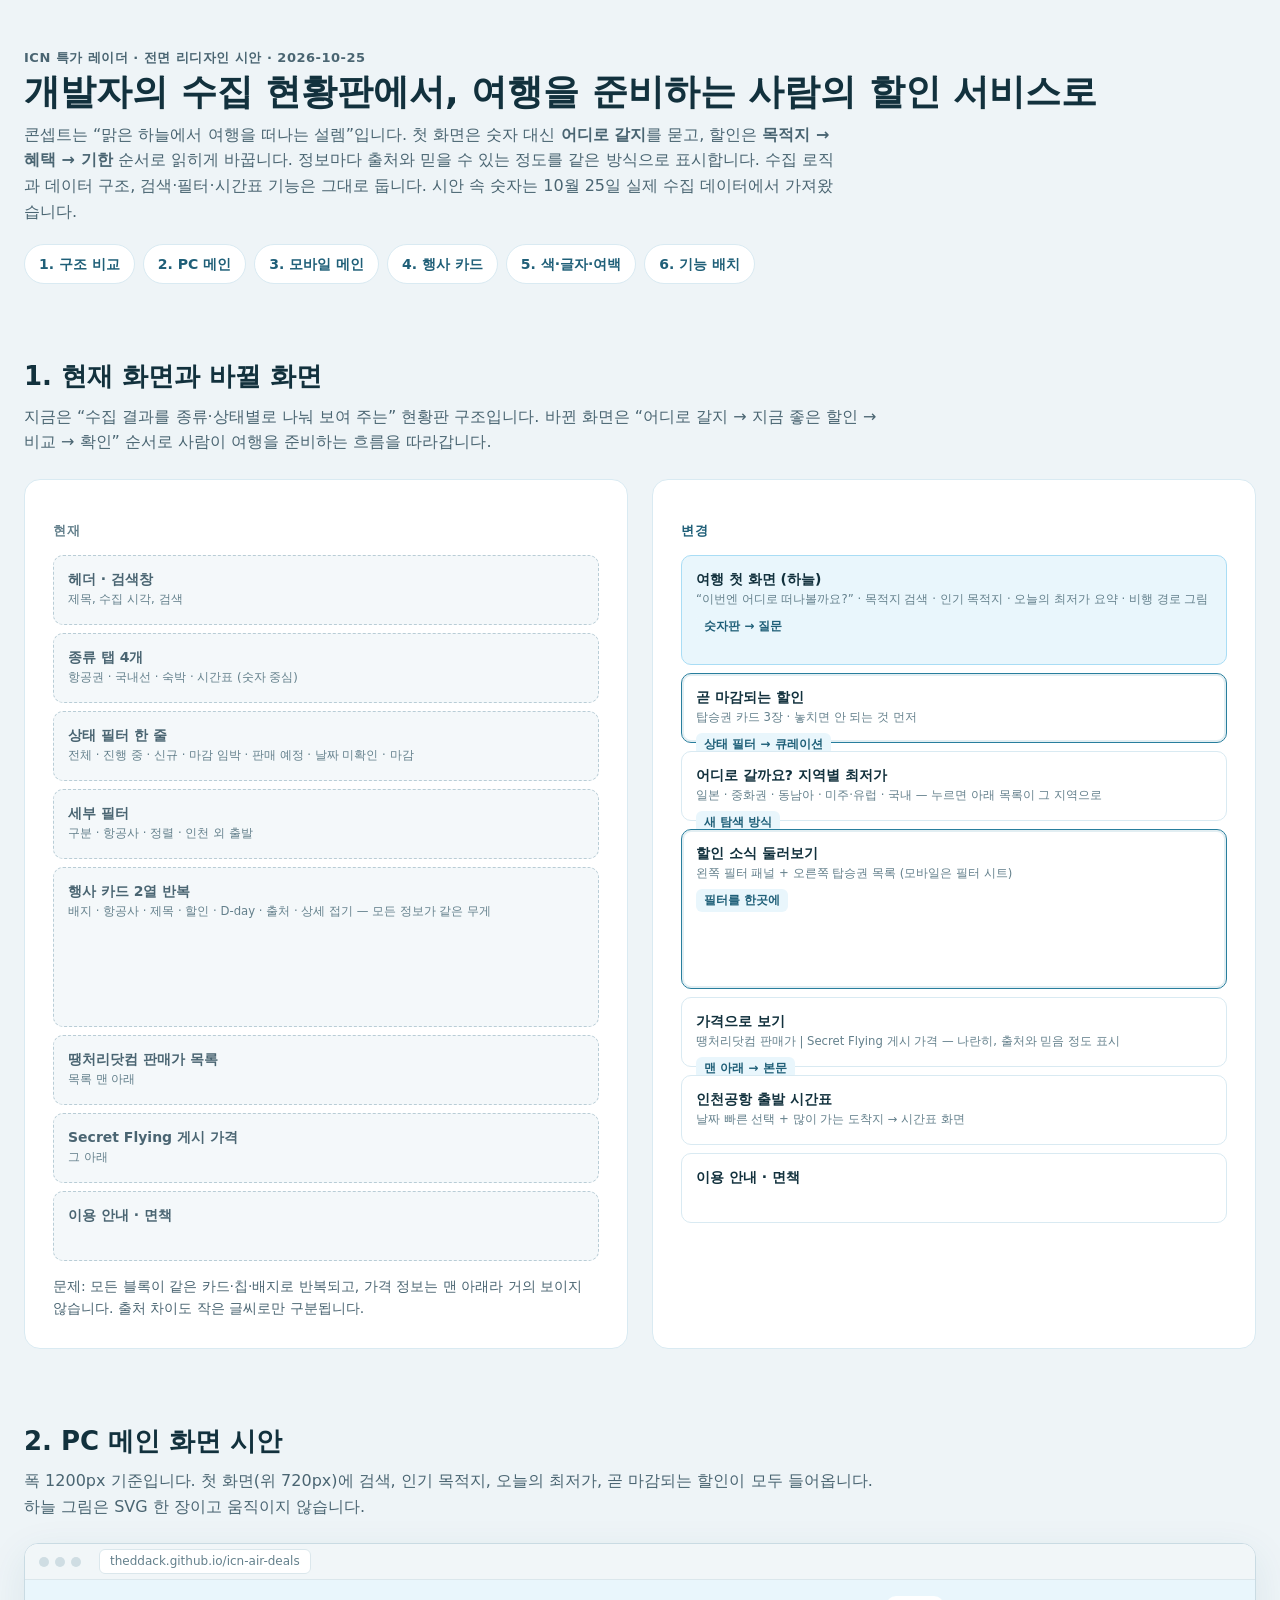
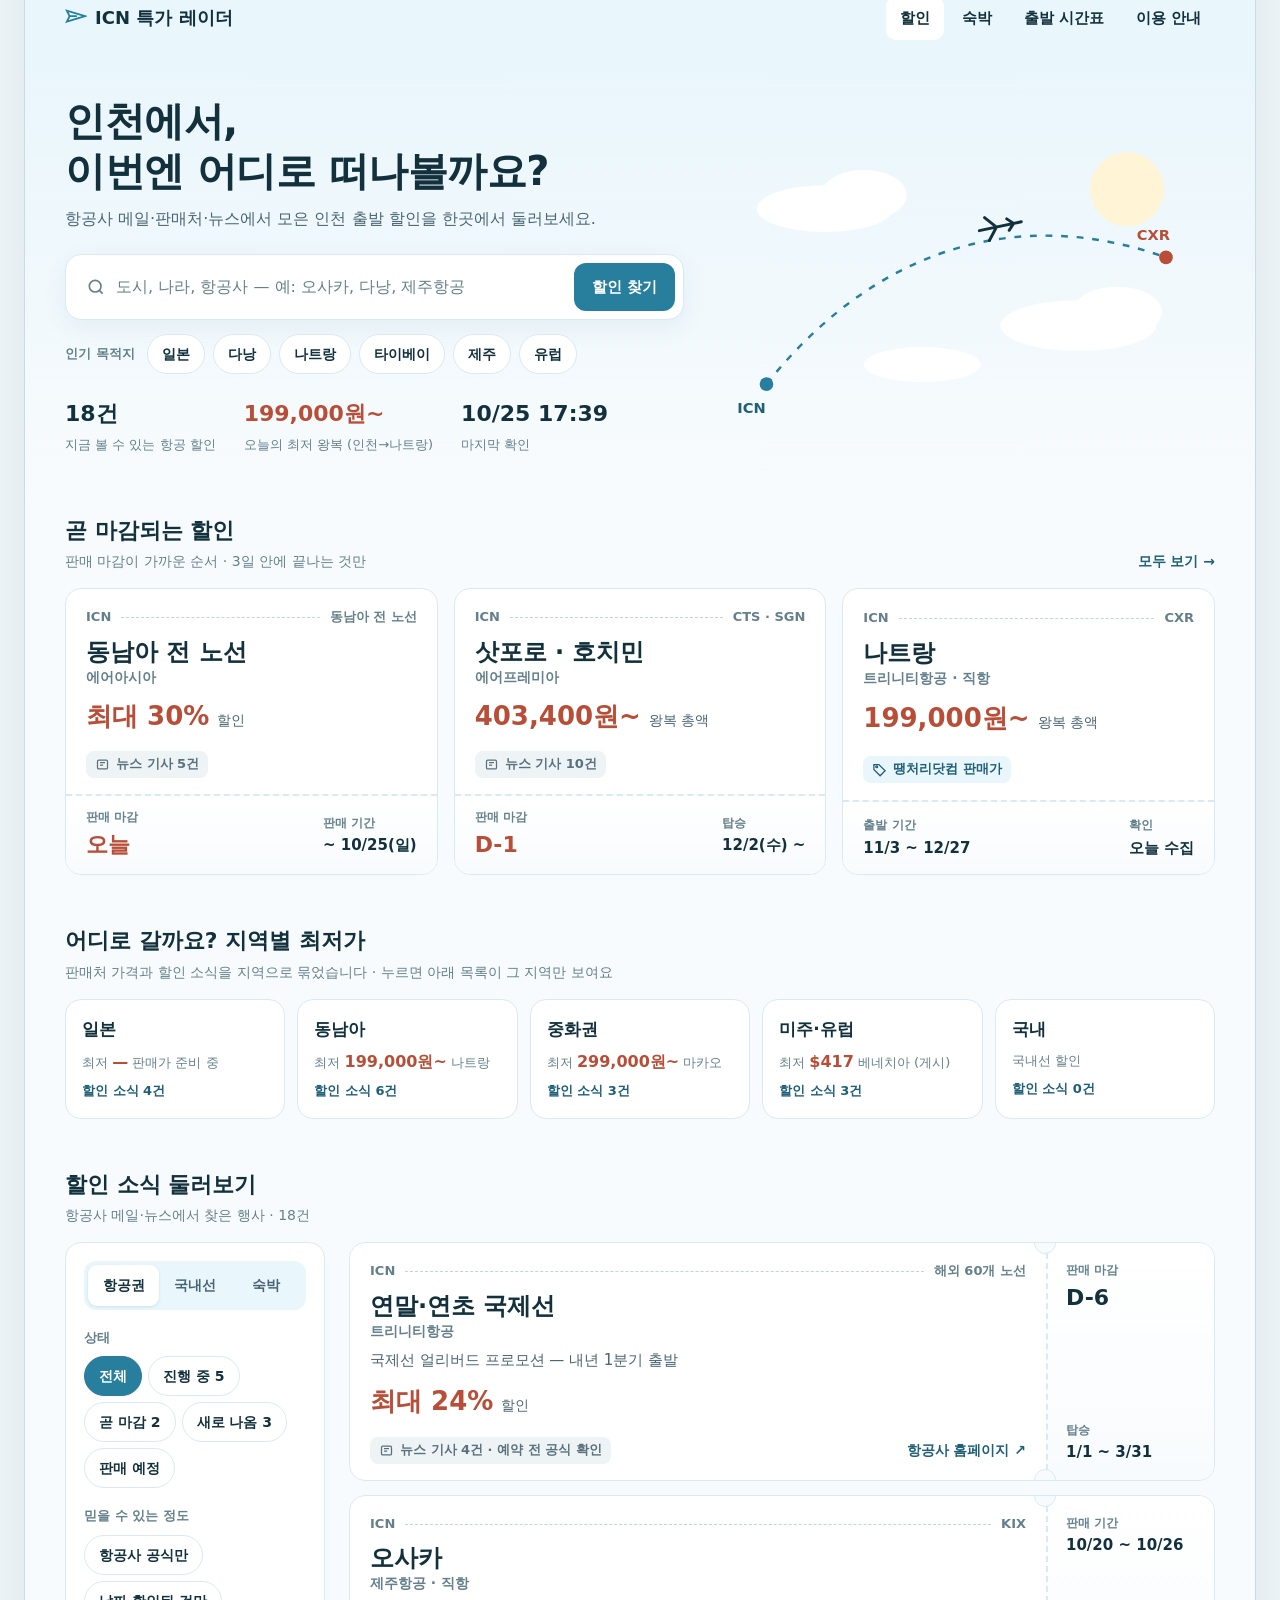
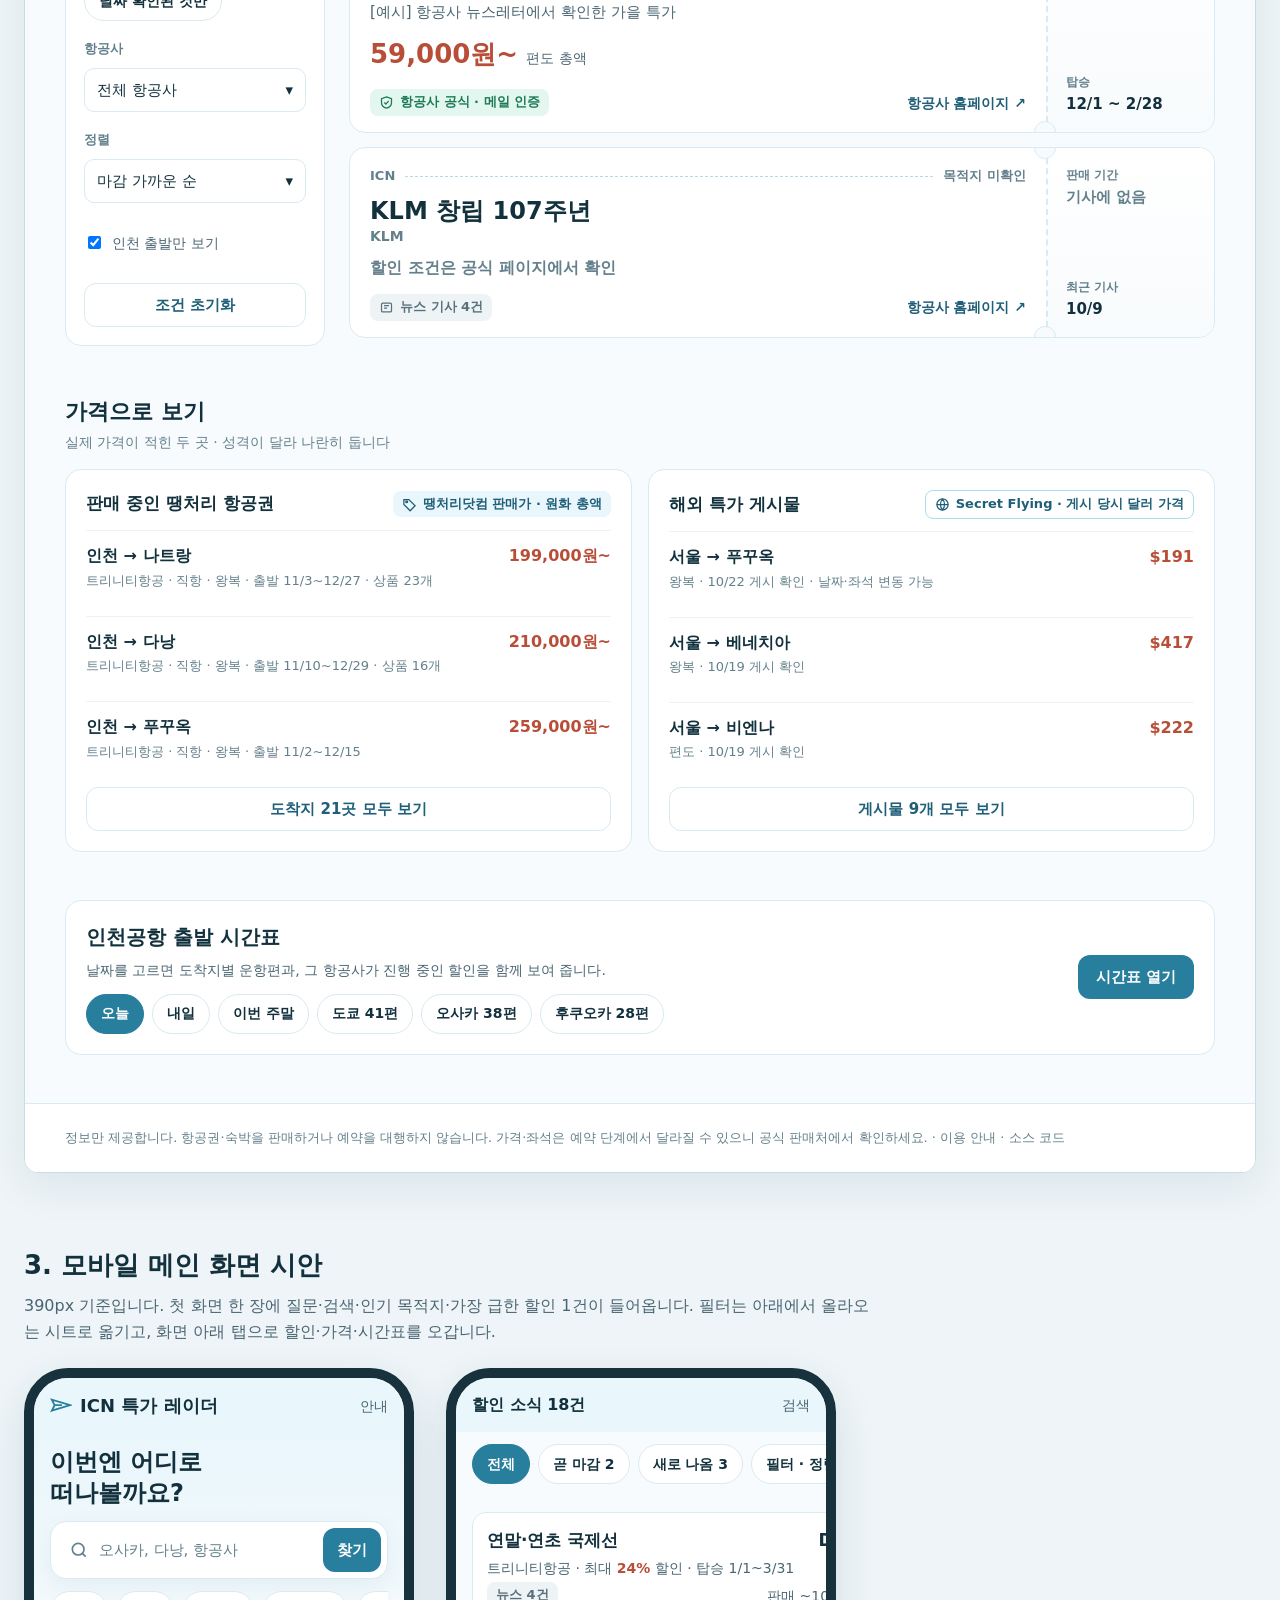
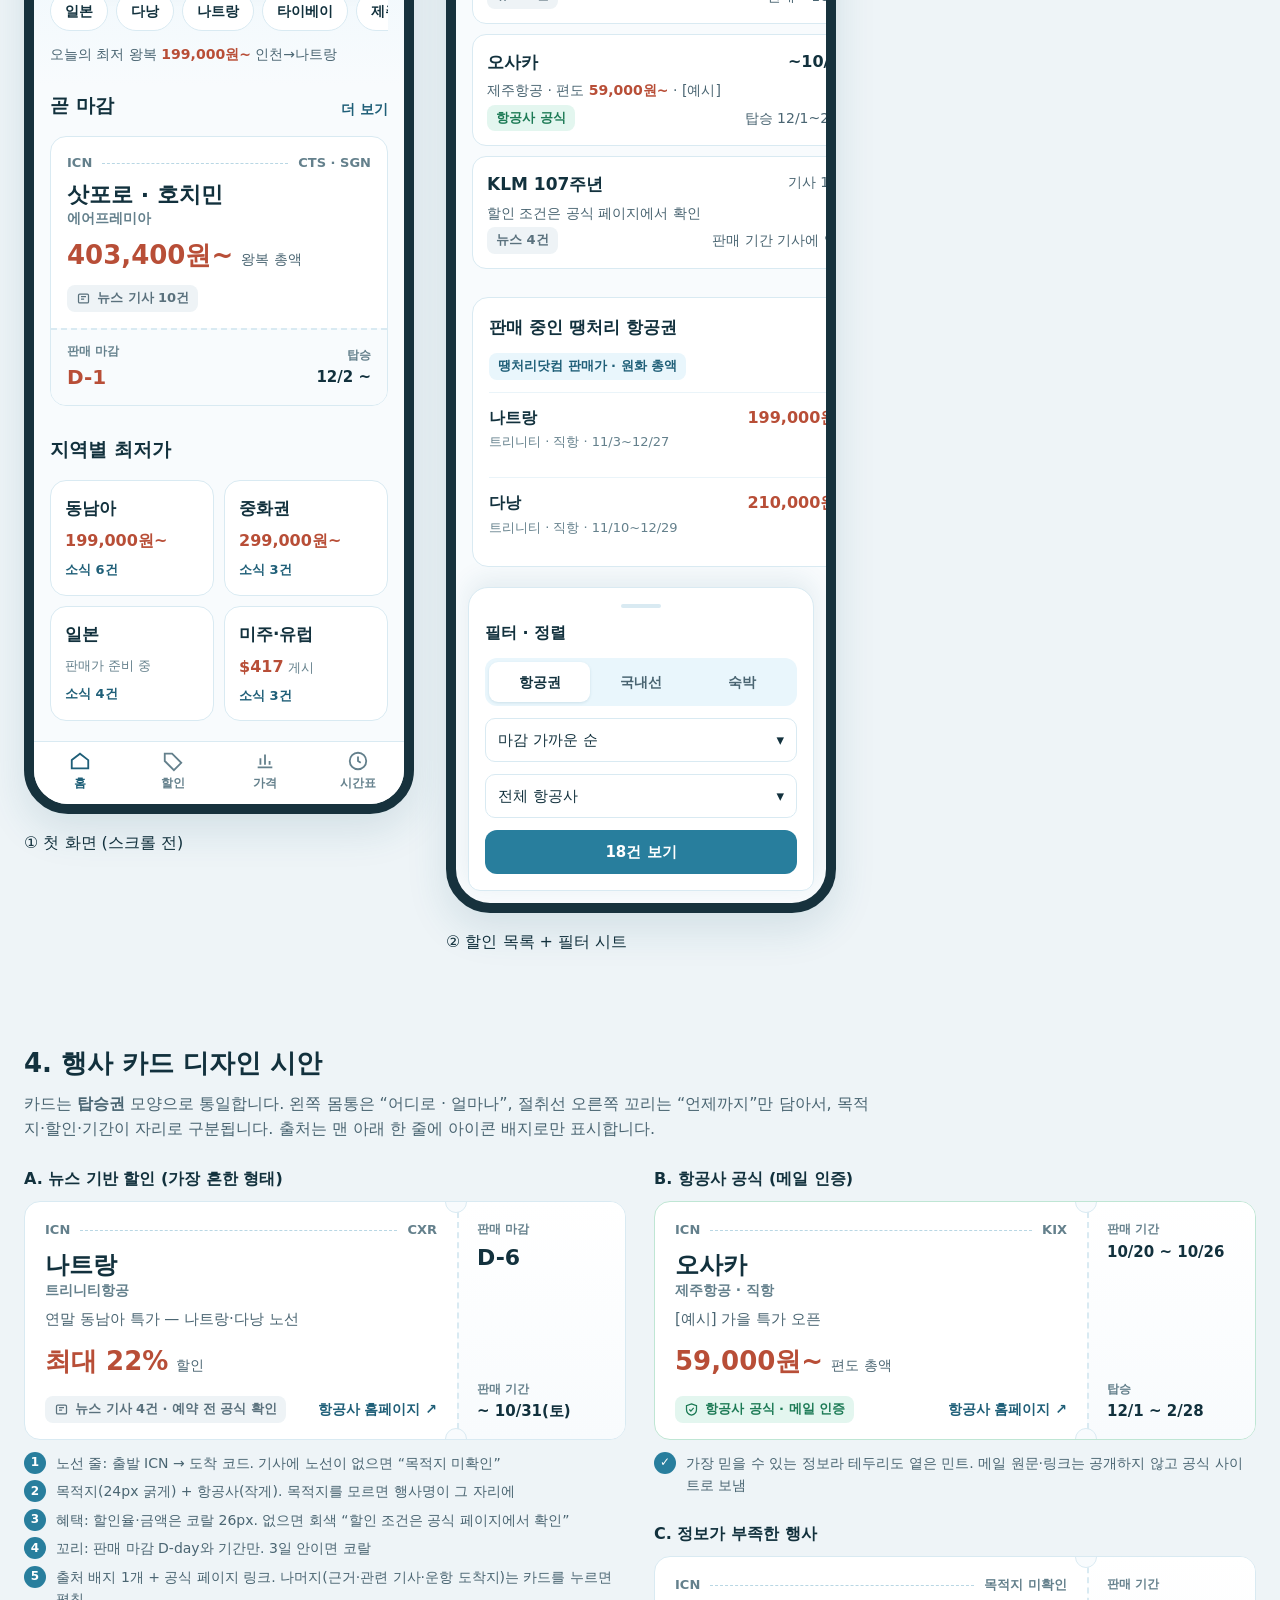
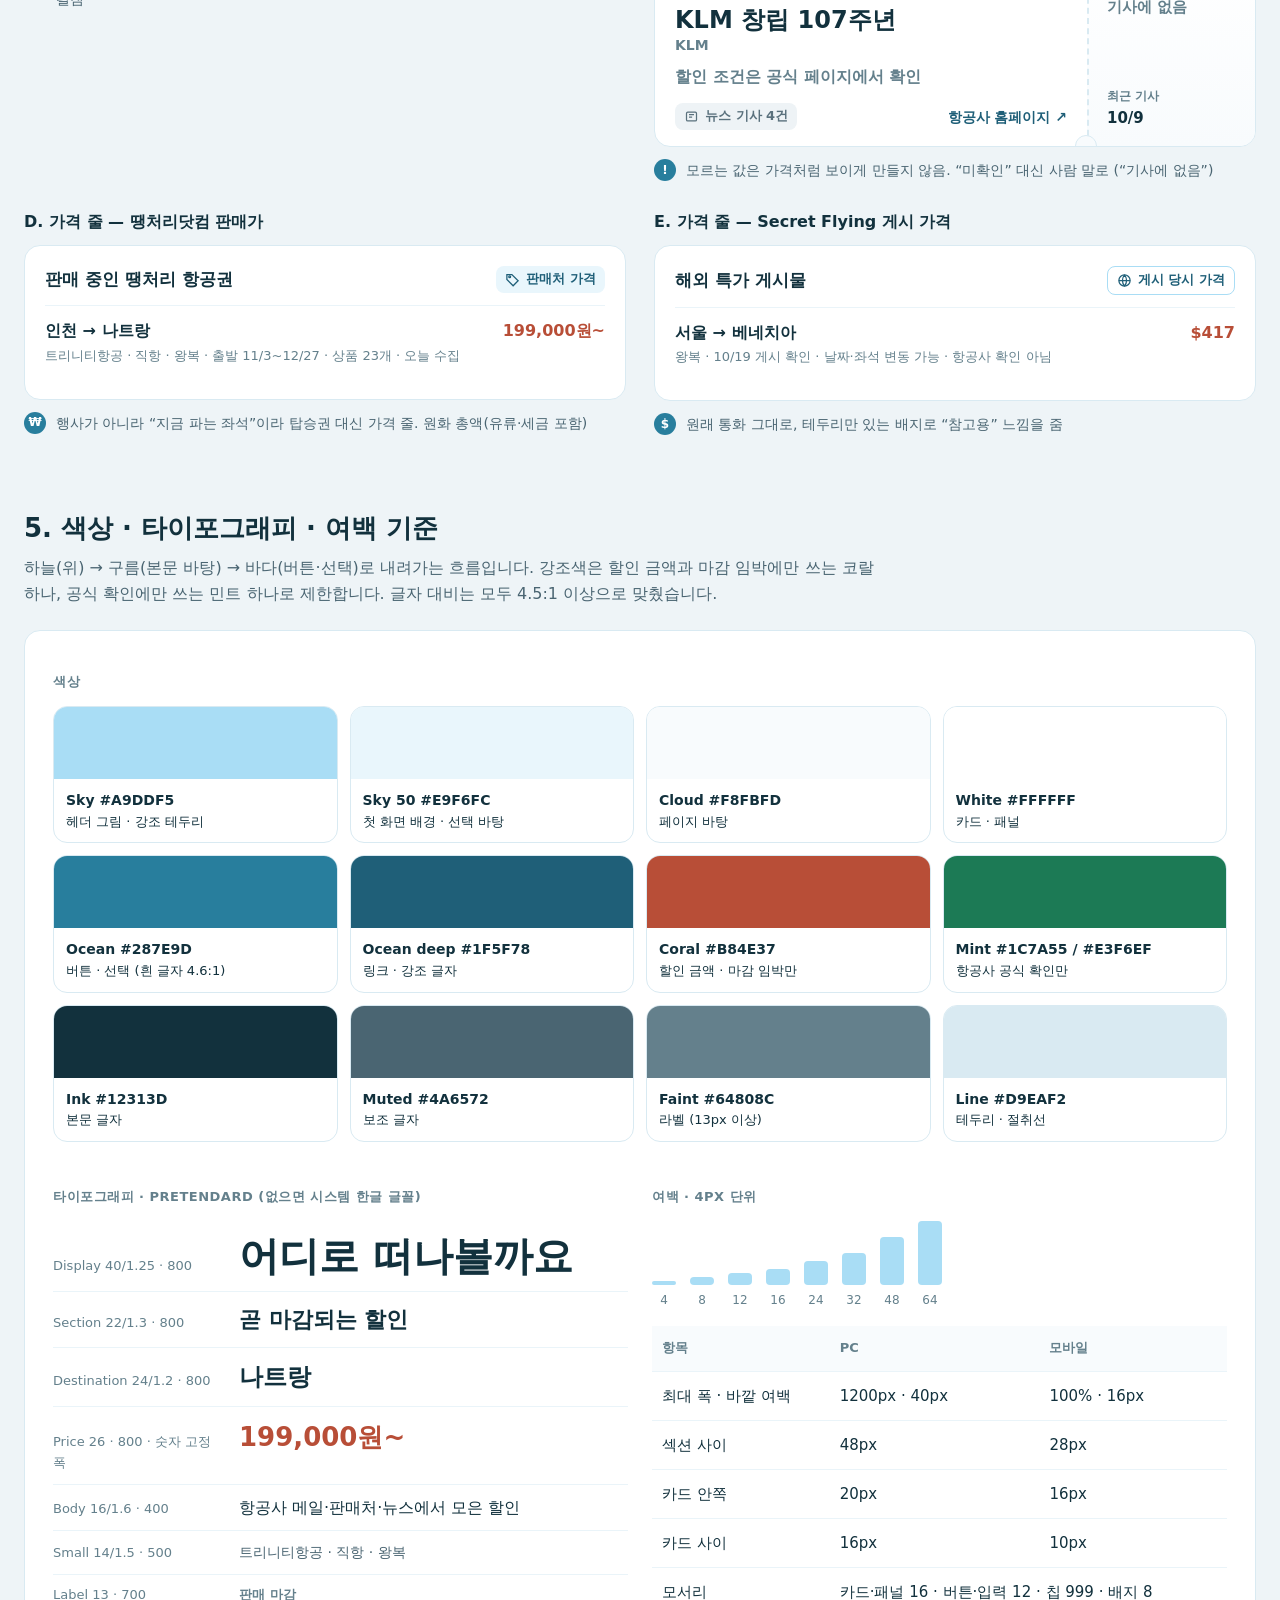
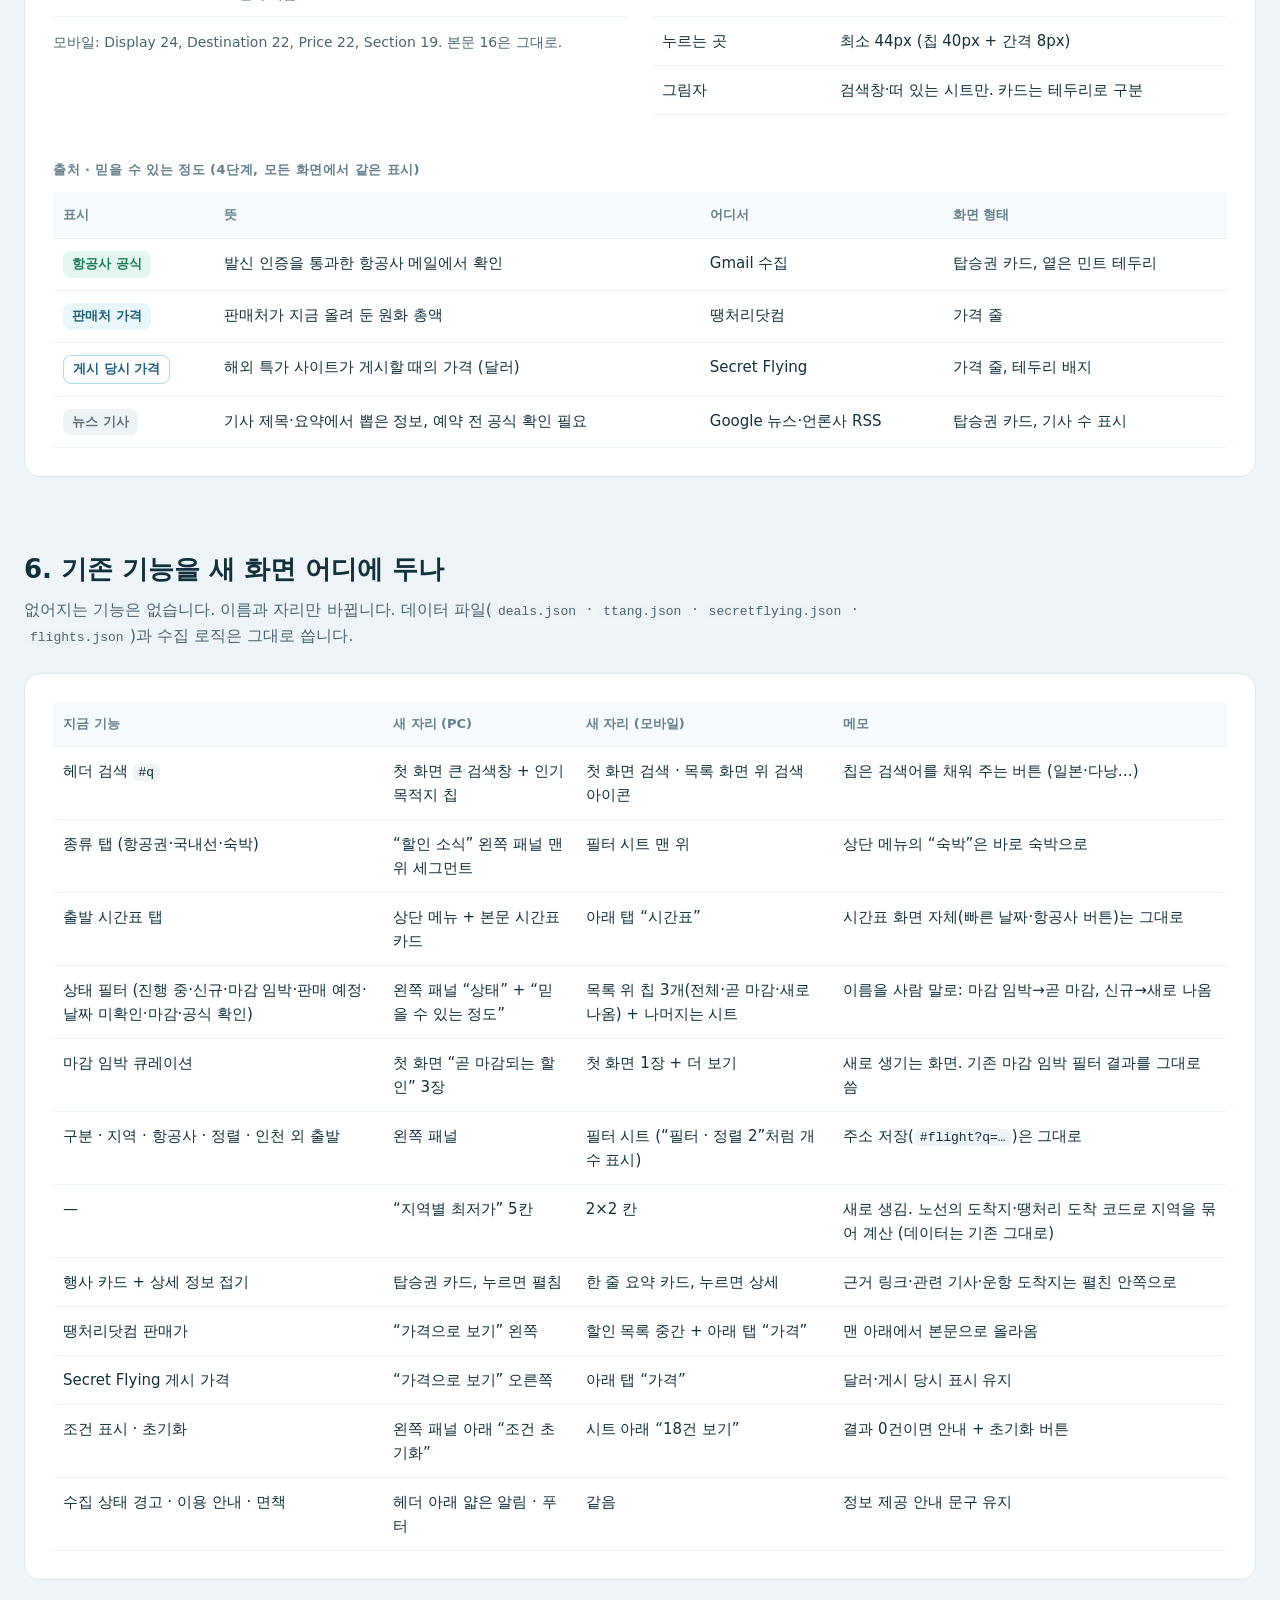
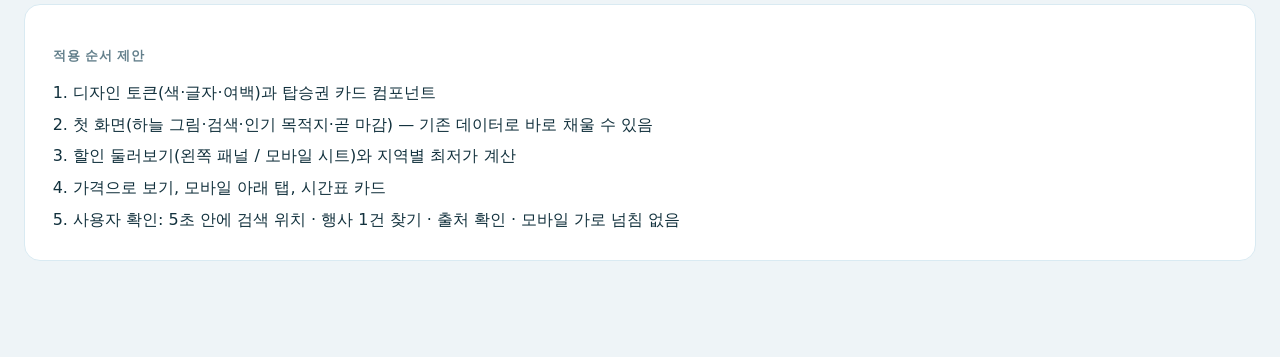
<file: docs/design/redesign-proposal.html>
<!doctype html>
<html lang="ko">
<head>
<meta charset="utf-8">
<meta name="viewport" content="width=device-width, initial-scale=1">
<title>ICN 특가 레이더 리디자인 시안</title>
<style>
:root{
  --sky:#a9ddf5; --sky-50:#e9f6fc; --sky-100:#d3eefa; --cloud:#f8fbfd; --white:#fff;
  --ocean:#287e9d; --ocean-deep:#1f5f78; --ink:#12313d; --muted:#4a6572; --faint:#64808c;
  --line:#d9eaf2; --line-soft:#eaf4f9; --coral:#b84e37; --coral-50:#fceae5; --mint:#1c7a55; --mint-50:#e3f6ef;
  --gray-50:#eef3f6; --gray:#5a717d;
}
*{box-sizing:border-box}
body{margin:0;background:#eef4f7;color:var(--ink);font:16px/1.6 "Pretendard","Noto Sans KR","Apple SD Gothic Neo","Malgun Gothic",system-ui,sans-serif}
.doc{max-width:1320px;margin:0 auto;padding:48px 24px 96px}
.doc>header h1{font-size:36px;line-height:1.25;margin:0 0 8px}
.doc>header p{color:var(--muted);margin:0;max-width:820px}
.toc{display:flex;flex-wrap:wrap;gap:8px;margin:20px 0 0;padding:0;list-style:none}
.toc a{display:inline-flex;align-items:center;min-height:40px;padding:0 14px;border-radius:999px;background:#fff;border:1px solid var(--line);color:var(--ocean-deep);text-decoration:none;font-weight:700;font-size:14px}
section.part{margin-top:72px}
section.part>h2{font-size:26px;margin:0 0 6px}
section.part>p.lead{color:var(--muted);margin:0 0 24px;max-width:860px}
.panel{background:#fff;border:1px solid var(--line);border-radius:16px;padding:28px}
.cols2{display:grid;grid-template-columns:repeat(2,minmax(0,1fr));gap:24px}
.label{font-size:13px;font-weight:800;color:var(--faint);letter-spacing:.5px;text-transform:uppercase}
.note{font-size:14px;color:var(--muted)}
table.spec{width:100%;border-collapse:collapse;font-size:15px}
table.spec th,table.spec td{text-align:left;padding:12px 10px;border-bottom:1px solid var(--line-soft);vertical-align:top}
table.spec th{font-size:13px;color:var(--faint);font-weight:700;background:var(--cloud)}
code{font-family:ui-monospace,Consolas,monospace;font-size:13px;background:var(--gray-50);padding:1px 6px;border-radius:6px}

/* ---------- 구조 비교 ---------- */
.stack{display:grid;gap:8px}
.blk{border-radius:10px;padding:12px 14px;font-size:14px;font-weight:700;border:1px dashed #b9cdd6;background:#f4f8fa;color:var(--muted)}
.blk small{display:block;font-weight:500;color:var(--faint)}
.blk.h{height:110px}.blk.m{height:70px}.blk.l{height:160px}
.new .blk{border-style:solid;border-color:var(--line);background:#fff;color:var(--ink)}
.new .blk.sky{background:var(--sky-50);border-color:var(--sky)}
.new .blk.key{border-color:var(--ocean);box-shadow:0 0 0 2px #287e9d22 inset}
.arrowtag{display:inline-block;margin-top:6px;font-size:12px;font-weight:800;color:var(--ocean-deep);background:var(--sky-50);border-radius:6px;padding:2px 8px}

/* ---------- 공통 UI (시안 안) ---------- */
.ui{font-size:16px;color:var(--ink);background:var(--cloud)}
.trust{display:inline-flex;align-items:center;gap:6px;font-size:13px;font-weight:700;border-radius:8px;padding:3px 9px;white-space:nowrap}
.trust svg{width:15px;height:15px;flex:none}
.t-official{background:var(--mint-50);color:var(--mint)}
.t-seller{background:var(--sky-50);color:var(--ocean-deep)}
.t-post{background:#fff;color:var(--ocean-deep);border:1px solid var(--sky)}
.t-news{background:var(--gray-50);color:var(--gray)}
.chip{display:inline-flex;align-items:center;min-height:40px;padding:0 14px;border-radius:999px;background:#fff;border:1px solid var(--line);font-size:14px;font-weight:700;color:var(--ink);white-space:nowrap}
.chip.on{background:var(--ocean);border-color:var(--ocean);color:#fff}
.btn{display:inline-flex;align-items:center;justify-content:center;min-height:44px;padding:0 18px;border-radius:12px;background:var(--ocean);color:#fff;font-weight:800;border:0;font-size:15px}
.btn.ghost{background:#fff;color:var(--ocean-deep);border:1px solid var(--line)}
.price{font-weight:800;color:var(--coral);font-variant-numeric:tabular-nums}

/* 탑승권 카드 (반복 모티프) */
.pass{display:grid;grid-template-columns:minmax(0,1fr) 168px;background:#fff;border:1px solid var(--line);border-radius:16px;position:relative;overflow:hidden}
.pass .main{padding:18px 20px 16px;display:grid;gap:10px;min-width:0}
.pass .stub{padding:18px 18px 16px;border-left:2px dashed var(--line);display:grid;align-content:space-between;gap:10px;background:linear-gradient(180deg,#fff, var(--cloud))}
.pass::before,.pass::after{content:"";position:absolute;right:158px;width:20px;height:20px;border-radius:50%;background:var(--cloud);border:1px solid var(--line)}
.pass::before{top:-11px}.pass::after{bottom:-11px}
.route{display:flex;align-items:center;gap:10px;font-size:13px;color:var(--faint);font-weight:700}
.route .dash{flex:1;border-top:1.5px dashed #b9d7e4;position:relative;min-width:24px}
.dest{font-size:24px;font-weight:800;line-height:1.2}
.dest small{display:block;font-size:14px;color:var(--faint);font-weight:600;margin-top:2px}
.pass.v{grid-template-columns:1fr}.pass.v .stub{border-left:0;border-top:2px dashed var(--line);display:flex;justify-content:space-between;align-items:center;padding:12px 20px}.pass.v::before,.pass.v::after{display:none}
.deal-title{font-size:15px;color:var(--muted);line-height:1.45}
.offer{display:flex;align-items:baseline;gap:8px;flex-wrap:wrap}
.offer .price{font-size:26px}
.offer .unk{font-size:16px;font-weight:700;color:var(--faint)}
.stub .k{font-size:12px;color:var(--faint);font-weight:700}
.stub .v{font-size:15px;font-weight:700;font-variant-numeric:tabular-nums}
.dday{font-size:22px;font-weight:800;color:var(--ink)}
.dday.urgent{color:var(--coral)}
.pass .foot{display:flex;align-items:center;justify-content:space-between;gap:8px;flex-wrap:wrap;padding-top:4px}
.pass .foot a{font-size:14px;font-weight:700;color:var(--ocean-deep);text-decoration:none}

/* 브라우저·폰 프레임 */
.browser{background:#fff;border:1px solid #c9dbe3;border-radius:14px;overflow:hidden;box-shadow:0 12px 40px #1f5f7818}
.browser .bar{height:36px;background:#f1f6f8;border-bottom:1px solid #dbe7ec;display:flex;align-items:center;gap:6px;padding:0 14px}
.browser .bar i{width:10px;height:10px;border-radius:50%;background:#cfdde3;display:block}
.browser .bar span{margin-left:12px;font-size:12px;color:var(--faint);background:#fff;border:1px solid #dbe7ec;border-radius:6px;padding:2px 10px}
.phones{display:flex;gap:32px;flex-wrap:wrap;align-items:flex-start}
.phone{width:390px;border:10px solid #17323d;border-radius:44px;overflow:hidden;background:var(--cloud);box-shadow:0 16px 40px #1f5f7822}
.phone .cap{text-align:center;font-size:14px;color:var(--muted);margin-top:10px;font-weight:700}

/* PC 시안 */
.browser .scroll{overflow-x:auto}
.pc{width:100%;min-width:1200px}
.pc .nav{display:flex;align-items:center;justify-content:space-between;padding:16px 40px;background:var(--sky-50)}
.logo{display:flex;align-items:center;gap:8px;font-weight:800;font-size:18px;color:var(--ink)}
.logo svg{width:22px;height:22px}
.pc .nav nav{display:flex;gap:4px}
.pc .nav nav a{padding:10px 14px;border-radius:10px;font-weight:700;font-size:15px;color:var(--ink);text-decoration:none}
.pc .nav nav a.on{background:#fff}
.hero{position:relative;background:linear-gradient(180deg,var(--sky-50),var(--cloud));padding:40px 40px 48px;overflow:hidden}
.hero .in{display:grid;grid-template-columns:minmax(0,1.1fr) minmax(0,.9fr);gap:24px;align-items:center}
.hero h3{font-size:40px;line-height:1.25;margin:0 0 10px;letter-spacing:-.5px}
.hero p{margin:0 0 22px;color:var(--muted)}
.search{display:flex;gap:8px;background:#fff;border:1px solid var(--line);border-radius:16px;padding:8px;box-shadow:0 8px 24px #1f5f7812;max-width:620px}
.search .field{flex:1;display:flex;align-items:center;gap:10px;padding:0 12px;color:var(--faint);font-size:16px;min-height:48px}
.search .field svg{width:20px;height:20px;flex:none}
.pop{display:flex;flex-wrap:wrap;gap:8px;margin-top:14px;align-items:center}
.pop .k{font-size:13px;color:var(--faint);font-weight:700;margin-right:4px}
.hero .kpi{display:flex;gap:28px;margin-top:22px}
.hero .kpi b{display:block;font-size:22px}
.hero .kpi span{font-size:13px;color:var(--faint)}
.sky-art{width:100%;height:auto;display:block}
.pc .body{padding:8px 40px 48px;display:grid;gap:48px}
.sec-h{display:flex;align-items:flex-end;justify-content:space-between;gap:12px;margin-bottom:16px}
.sec-h h4{margin:0;font-size:22px}
.sec-h p{margin:2px 0 0;font-size:14px;color:var(--faint)}
.sec-h a{font-size:14px;font-weight:700;color:var(--ocean-deep);text-decoration:none;white-space:nowrap}
.rail{display:grid;grid-template-columns:repeat(3,minmax(0,1fr));gap:16px}
.regions{display:grid;grid-template-columns:repeat(5,minmax(0,1fr));gap:12px}
.region{background:#fff;border:1px solid var(--line);border-radius:16px;padding:16px;display:grid;gap:6px}
.region .nm{font-weight:800;font-size:17px}
.region .lo{font-size:13px;color:var(--faint)}
.region .lo b{color:var(--coral);font-size:16px}
.region .n{font-size:13px;color:var(--ocean-deep);font-weight:700}
.browse{display:grid;grid-template-columns:260px minmax(0,1fr);gap:24px;align-items:start}
.side{background:#fff;border:1px solid var(--line);border-radius:16px;padding:18px;display:grid;gap:18px;position:sticky;top:0}
.seg{display:grid;grid-template-columns:repeat(3,1fr);background:var(--sky-50);border-radius:12px;padding:4px}
.seg span{text-align:center;padding:9px 0;border-radius:9px;font-weight:700;font-size:14px;color:var(--muted)}
.seg span.on{background:#fff;color:var(--ink);box-shadow:0 1px 3px #1f5f7822}
.side .grp{display:grid;gap:8px}
.side .grp .k{font-size:13px;font-weight:800;color:var(--faint)}
.side .grp .row{display:flex;flex-wrap:wrap;gap:6px}
.sel{min-height:44px;border:1px solid var(--line);border-radius:10px;display:flex;align-items:center;justify-content:space-between;padding:0 12px;font-size:15px;color:var(--ink)}
.list{display:grid;gap:14px}
.prices{display:grid;grid-template-columns:repeat(2,minmax(0,1fr));gap:16px}
.pbox{background:#fff;border:1px solid var(--line);border-radius:16px;padding:20px;display:grid;gap:12px}
.pbox .hd{display:flex;align-items:center;justify-content:space-between;gap:8px;flex-wrap:wrap}
.pbox .hd b{font-size:17px}
.prow{display:grid;grid-template-columns:minmax(0,1fr) auto;gap:2px 12px;padding:12px 0;border-top:1px solid var(--line-soft)}
.prow .d{font-weight:700}
.prow .m{grid-column:1/-1;font-size:13px;color:var(--faint)}
.prow .p{font-weight:800;color:var(--coral);font-variant-numeric:tabular-nums}
.sched{background:#fff;border:1px solid var(--line);border-radius:16px;padding:20px;display:grid;grid-template-columns:minmax(0,1fr) auto;gap:16px;align-items:center}
.pc .pfoot{padding:24px 40px;border-top:1px solid var(--line);font-size:13px;color:var(--faint);background:#fff}

/* 모바일 시안 */
.m-top{display:flex;align-items:center;justify-content:space-between;padding:14px 16px;background:var(--sky-50)}
.m-hero{background:linear-gradient(180deg,var(--sky-50),var(--cloud));padding:6px 16px 20px}
.m-hero h3{font-size:24px;line-height:1.3;margin:6px 0 12px}
.m-hero .search{padding:6px}
.m-hero .search .field{min-height:44px;font-size:15px}
.m-hero .btn{padding:0 14px}
.m-scroll{display:flex;gap:8px;overflow:hidden;margin-top:12px}
.m-body{padding:4px 16px 20px;display:grid;gap:28px}
.m-body .sec-h h4{font-size:19px}
.m-pass{background:#fff;border:1px solid var(--line);border-radius:16px;overflow:hidden}
.m-pass .main{padding:16px;display:grid;gap:8px}
.m-pass .stub{display:flex;justify-content:space-between;align-items:center;border-top:2px dashed var(--line);padding:12px 16px;background:var(--cloud)}
.m-regions{display:grid;grid-template-columns:repeat(2,minmax(0,1fr));gap:10px}
.m-regions .region{padding:14px}
.m-list{display:grid;gap:10px}
.m-row{background:#fff;border:1px solid var(--line);border-radius:14px;padding:14px;display:grid;grid-template-columns:minmax(0,1fr) auto;gap:4px 10px}
.m-row .d{font-weight:800;font-size:17px}
.m-row .t{grid-column:1/-1;font-size:14px;color:var(--muted);line-height:1.45}
.m-row .f{grid-column:1/-1;display:flex;justify-content:space-between;align-items:center;gap:8px}
.m-filter{position:relative;display:flex;gap:8px;align-items:center}
.m-tab{display:grid;grid-template-columns:repeat(4,1fr);border-top:1px solid var(--line);background:#fff}
.m-tab span{display:grid;justify-items:center;gap:2px;padding:8px 0 10px;font-size:12px;font-weight:700;color:var(--faint);min-height:56px}
.m-tab span.on{color:var(--ocean-deep)}
.m-tab svg{width:22px;height:22px}

/* 카드 시안 */
.cardgrid{display:grid;grid-template-columns:repeat(2,minmax(0,1fr));gap:28px}
.anno{display:grid;gap:6px;margin-top:12px}
.anno div{display:flex;gap:10px;font-size:14px;color:var(--muted)}
.anno b{flex:none;width:22px;height:22px;border-radius:50%;background:var(--ocean);color:#fff;font-size:12px;display:grid;place-items:center}
.ctitle{font-weight:800;margin:0 0 10px;font-size:16px}

/* 기준 */
.swatches{display:grid;grid-template-columns:repeat(4,minmax(0,1fr));gap:12px}
.sw{border:1px solid var(--line);border-radius:14px;overflow:hidden;background:#fff}
.sw .c{height:72px}
.sw .t{padding:10px 12px;font-size:13px}
.sw .t b{display:block;font-size:14px}
.typo div{display:flex;align-items:baseline;gap:16px;padding:10px 0;border-bottom:1px solid var(--line-soft)}
.typo span{width:170px;flex:none;font-size:13px;color:var(--faint)}
.space{display:flex;align-items:flex-end;gap:14px;flex-wrap:wrap}
.space div{display:grid;justify-items:center;gap:6px;font-size:12px;color:var(--faint)}
.space i{display:block;background:var(--sky);border-radius:4px;width:24px}
@media (max-width:900px){.cols2,.cardgrid,.swatches{grid-template-columns:1fr}.phones{justify-content:center}}
</style>
</head>
<body>
<div class="doc">

<header>
  <p class="label">ICN 특가 레이더 · 전면 리디자인 시안 · 2026-10-25</p>
  <h1>개발자의 수집 현황판에서, 여행을 준비하는 사람의 할인 서비스로</h1>
  <p>콘셉트는 “맑은 하늘에서 여행을 떠나는 설렘”입니다. 첫 화면은 숫자 대신 <b>어디로 갈지</b>를 묻고, 할인은 <b>목적지 → 혜택 → 기한</b> 순서로 읽히게 바꿉니다. 정보마다 출처와 믿을 수 있는 정도를 같은 방식으로 표시합니다. 수집 로직과 데이터 구조, 검색·필터·시간표 기능은 그대로 둡니다. 시안 속 숫자는 10월 25일 실제 수집 데이터에서 가져왔습니다.</p>
  <ul class="toc">
    <li><a href="#structure">1. 구조 비교</a></li>
    <li><a href="#pc">2. PC 메인</a></li>
    <li><a href="#mobile">3. 모바일 메인</a></li>
    <li><a href="#card">4. 행사 카드</a></li>
    <li><a href="#tokens">5. 색·글자·여백</a></li>
    <li><a href="#mapping">6. 기능 배치</a></li>
  </ul>
</header>

<!-- 1. 구조 비교 -->
<section class="part" id="structure">
  <h2>1. 현재 화면과 바뀔 화면</h2>
  <p class="lead">지금은 “수집 결과를 종류·상태별로 나눠 보여 주는” 현황판 구조입니다. 바뀐 화면은 “어디로 갈지 → 지금 좋은 할인 → 비교 → 확인” 순서로 사람이 여행을 준비하는 흐름을 따라갑니다.</p>
  <div class="cols2">
    <div class="panel">
      <p class="label">현재</p>
      <div class="stack">
        <div class="blk m">헤더 · 검색창<small>제목, 수집 시각, 검색</small></div>
        <div class="blk m">종류 탭 4개<small>항공권 · 국내선 · 숙박 · 시간표 (숫자 중심)</small></div>
        <div class="blk m">상태 필터 한 줄<small>전체 · 진행 중 · 신규 · 마감 임박 · 판매 예정 · 날짜 미확인 · 마감</small></div>
        <div class="blk m">세부 필터<small>구분 · 항공사 · 정렬 · 인천 외 출발</small></div>
        <div class="blk l">행사 카드 2열 반복<small>배지 · 항공사 · 제목 · 할인 · D-day · 출처 · 상세 접기 — 모든 정보가 같은 무게</small></div>
        <div class="blk m">땡처리닷컴 판매가 목록<small>목록 맨 아래</small></div>
        <div class="blk m">Secret Flying 게시 가격<small>그 아래</small></div>
        <div class="blk m">이용 안내 · 면책</div>
      </div>
      <p class="note" style="margin:14px 0 0">문제: 모든 블록이 같은 카드·칩·배지로 반복되고, 가격 정보는 맨 아래라 거의 보이지 않습니다. 출처 차이도 작은 글씨로만 구분됩니다.</p>
    </div>
    <div class="panel new">
      <p class="label" style="color:var(--ocean-deep)">변경</p>
      <div class="stack">
        <div class="blk sky h">여행 첫 화면 (하늘)<small>“이번엔 어디로 떠나볼까요?” · 목적지 검색 · 인기 목적지 · 오늘의 최저가 요약 · 비행 경로 그림</small><span class="arrowtag">숫자판 → 질문</span></div>
        <div class="blk key m">곧 마감되는 할인<small>탑승권 카드 3장 · 놓치면 안 되는 것 먼저</small><span class="arrowtag">상태 필터 → 큐레이션</span></div>
        <div class="blk m">어디로 갈까요? 지역별 최저가<small>일본 · 중화권 · 동남아 · 미주·유럽 · 국내 — 누르면 아래 목록이 그 지역으로</small><span class="arrowtag">새 탐색 방식</span></div>
        <div class="blk key l">할인 소식 둘러보기<small>왼쪽 필터 패널 + 오른쪽 탑승권 목록 (모바일은 필터 시트)</small><span class="arrowtag">필터를 한곳에</span></div>
        <div class="blk m">가격으로 보기<small>땡처리닷컴 판매가 | Secret Flying 게시 가격 — 나란히, 출처와 믿음 정도 표시</small><span class="arrowtag">맨 아래 → 본문</span></div>
        <div class="blk m">인천공항 출발 시간표<small>날짜 빠른 선택 + 많이 가는 도착지 → 시간표 화면</small></div>
        <div class="blk m">이용 안내 · 면책</div>
      </div>
    </div>
  </div>
</section>

<!-- 2. PC -->
<section class="part" id="pc">
  <h2>2. PC 메인 화면 시안</h2>
  <p class="lead">폭 1200px 기준입니다. 첫 화면(위 720px)에 검색, 인기 목적지, 오늘의 최저가, 곧 마감되는 할인이 모두 들어옵니다. 하늘 그림은 SVG 한 장이고 움직이지 않습니다.</p>
  <div class="browser">
    <div class="bar"><i></i><i></i><i></i><span>theddack.github.io/icn-air-deals</span></div>
    <div class="scroll"><div class="ui pc">
      <div class="nav">
        <div class="logo"><svg viewBox="0 0 24 24" fill="none" stroke="#287e9d" stroke-width="2" aria-hidden="true"><path d="M2 16l20-6-20-6 3 6-3 6z"/><path d="M5 10h8"/></svg>ICN 특가 레이더</div>
        <nav><a class="on" href="#pc">할인</a><a href="#pc">숙박</a><a href="#pc">출발 시간표</a><a href="#pc">이용 안내</a></nav>
      </div>
      <div class="hero">
        <div class="in">
          <div>
            <h3>인천에서,<br>이번엔 어디로 떠나볼까요?</h3>
            <p>항공사 메일·판매처·뉴스에서 모은 인천 출발 할인을 한곳에서 둘러보세요.</p>
            <div class="search">
              <div class="field"><svg viewBox="0 0 24 24" fill="none" stroke="currentColor" stroke-width="2" aria-hidden="true"><circle cx="11" cy="11" r="7"/><path d="M20 20l-4-4"/></svg>도시, 나라, 항공사 — 예: 오사카, 다낭, 제주항공</div>
              <span class="btn">할인 찾기</span>
            </div>
            <div class="pop"><span class="k">인기 목적지</span><span class="chip">일본</span><span class="chip">다낭</span><span class="chip">나트랑</span><span class="chip">타이베이</span><span class="chip">제주</span><span class="chip">유럽</span></div>
            <div class="kpi"><div><b>18건</b><span>지금 볼 수 있는 항공 할인</span></div><div><b class="price">199,000원~</b><span>오늘의 최저 왕복 (인천→나트랑)</span></div><div><b>10/25 17:39</b><span>마지막 확인</span></div></div>
          </div>
          <svg class="sky-art" viewBox="0 0 520 320" aria-hidden="true">
            <circle cx="430" cy="70" r="38" fill="#fff4d6"/>
            <g fill="#fff"><ellipse cx="120" cy="90" rx="70" ry="24"/><ellipse cx="160" cy="76" rx="44" ry="26"/><ellipse cx="380" cy="210" rx="80" ry="26"/><ellipse cx="420" cy="196" rx="46" ry="26"/><ellipse cx="220" cy="250" rx="60" ry="18"/></g>
            <path d="M60 270 C 180 120, 330 90, 470 140" fill="none" stroke="#287e9d" stroke-width="2.5" stroke-dasharray="7 9"/>
            <circle cx="60" cy="270" r="7" fill="#287e9d"/><text x="30" y="300" font-size="15" font-weight="700" fill="#1f5f78">ICN</text>
            <circle cx="470" cy="140" r="7" fill="#b84e37"/><text x="440" y="122" font-size="15" font-weight="700" fill="#b84e37">CXR</text>
            <g transform="translate(300 108) rotate(-12)"><path d="M-22 0 L22 0 M-4 0 L-14 -12 M-4 0 L-14 12 M14 0 L8 -6 M14 0 L8 6" stroke="#12313d" stroke-width="3" stroke-linecap="round" fill="none"/></g>
          </svg>
        </div>
      </div>
      <div class="body">
        <div>
          <div class="sec-h"><div><h4>곧 마감되는 할인</h4><p>판매 마감이 가까운 순서 · 3일 안에 끝나는 것만</p></div><a href="#pc">모두 보기 →</a></div>
          <div class="rail">
            <article class="pass v">
              <div class="main">
                <div class="route">ICN<span class="dash"></span>동남아 전 노선</div>
                <div class="dest">동남아 전 노선<small>에어아시아</small></div>
                <div class="offer"><span class="price">최대 30%</span><span class="note">할인</span></div>
                <div class="foot"><span class="trust t-news"><svg viewBox="0 0 24 24" fill="none" stroke="currentColor" stroke-width="2"><rect x="4" y="5" width="16" height="14" rx="2"/><path d="M8 9h8M8 13h5"/></svg>뉴스 기사 5건</span></div>
              </div>
              <div class="stub"><div><div class="k">판매 마감</div><div class="dday urgent">오늘</div></div><div><div class="k">판매 기간</div><div class="v">~ 10/25(일)</div></div></div>
            </article>
            <article class="pass v">
              <div class="main">
                <div class="route">ICN<span class="dash"></span>CTS · SGN</div>
                <div class="dest">삿포로 · 호치민<small>에어프레미아</small></div>
                <div class="offer"><span class="price">403,400원~</span><span class="note">왕복 총액</span></div>
                <div class="foot"><span class="trust t-news"><svg viewBox="0 0 24 24" fill="none" stroke="currentColor" stroke-width="2"><rect x="4" y="5" width="16" height="14" rx="2"/><path d="M8 9h8M8 13h5"/></svg>뉴스 기사 10건</span></div>
              </div>
              <div class="stub"><div><div class="k">판매 마감</div><div class="dday urgent">D-1</div></div><div><div class="k">탑승</div><div class="v">12/2(수) ~</div></div></div>
            </article>
            <article class="pass v">
              <div class="main">
                <div class="route">ICN<span class="dash"></span>CXR</div>
                <div class="dest">나트랑<small>트리니티항공 · 직항</small></div>
                <div class="offer"><span class="price">199,000원~</span><span class="note">왕복 총액</span></div>
                <div class="foot"><span class="trust t-seller"><svg viewBox="0 0 24 24" fill="none" stroke="currentColor" stroke-width="2"><path d="M3 12V4h8l10 10-8 8L3 12z"/><circle cx="7.5" cy="7.5" r="1.5"/></svg>땡처리닷컴 판매가</span></div>
              </div>
              <div class="stub"><div><div class="k">출발 기간</div><div class="v">11/3 ~ 12/27</div></div><div><div class="k">확인</div><div class="v">오늘 수집</div></div></div>
            </article>
          </div>
        </div>
        <div>
          <div class="sec-h"><div><h4>어디로 갈까요? 지역별 최저가</h4><p>판매처 가격과 할인 소식을 지역으로 묶었습니다 · 누르면 아래 목록이 그 지역만 보여요</p></div></div>
          <div class="regions">
            <div class="region"><span class="nm">일본</span><span class="lo">최저 <b>—</b> 판매가 준비 중</span><span class="n">할인 소식 4건</span></div>
            <div class="region"><span class="nm">동남아</span><span class="lo">최저 <b>199,000원~</b> 나트랑</span><span class="n">할인 소식 6건</span></div>
            <div class="region"><span class="nm">중화권</span><span class="lo">최저 <b>299,000원~</b> 마카오</span><span class="n">할인 소식 3건</span></div>
            <div class="region"><span class="nm">미주·유럽</span><span class="lo">최저 <b>$417</b> 베네치아 (게시)</span><span class="n">할인 소식 3건</span></div>
            <div class="region"><span class="nm">국내</span><span class="lo">국내선 할인</span><span class="n">할인 소식 0건</span></div>
          </div>
        </div>
        <div>
          <div class="sec-h"><div><h4>할인 소식 둘러보기</h4><p>항공사 메일·뉴스에서 찾은 행사 · 18건</p></div></div>
          <div class="browse">
            <aside class="side" aria-label="필터">
              <div class="seg"><span class="on">항공권</span><span>국내선</span><span>숙박</span></div>
              <div class="grp"><span class="k">상태</span><div class="row"><span class="chip on">전체</span><span class="chip">진행 중 5</span><span class="chip">곧 마감 2</span><span class="chip">새로 나옴 3</span><span class="chip">판매 예정</span></div></div>
              <div class="grp"><span class="k">믿을 수 있는 정도</span><div class="row"><span class="chip">항공사 공식만</span><span class="chip">날짜 확인된 것만</span></div></div>
              <div class="grp"><span class="k">항공사</span><div class="sel">전체 항공사 <span>▾</span></div></div>
              <div class="grp"><span class="k">정렬</span><div class="sel">마감 가까운 순 <span>▾</span></div></div>
              <label class="note" style="display:flex;gap:8px;align-items:center;min-height:44px"><input type="checkbox" checked> 인천 출발만 보기</label>
              <span class="btn ghost">조건 초기화</span>
            </aside>
            <div class="list">
              <article class="pass">
                <div class="main">
                  <div class="route">ICN<span class="dash"></span>해외 60개 노선</div>
                  <div class="dest">연말·연초 국제선<small>트리니티항공</small></div>
                  <div class="deal-title">국제선 얼리버드 프로모션 — 내년 1분기 출발</div>
                  <div class="offer"><span class="price">최대 24%</span><span class="note">할인</span></div>
                  <div class="foot"><span class="trust t-news"><svg viewBox="0 0 24 24" fill="none" stroke="currentColor" stroke-width="2"><rect x="4" y="5" width="16" height="14" rx="2"/><path d="M8 9h8M8 13h5"/></svg>뉴스 기사 4건 · 예약 전 공식 확인</span><a href="#pc">항공사 홈페이지 ↗</a></div>
                </div>
                <div class="stub"><div><div class="k">판매 마감</div><div class="dday">D-6</div></div><div><div class="k">탑승</div><div class="v">1/1 ~ 3/31</div></div></div>
              </article>
              <article class="pass">
                <div class="main">
                  <div class="route">ICN<span class="dash"></span>KIX</div>
                  <div class="dest">오사카<small>제주항공 · 직항</small></div>
                  <div class="deal-title">[예시] 항공사 뉴스레터에서 확인한 가을 특가</div>
                  <div class="offer"><span class="price">59,000원~</span><span class="note">편도 총액</span></div>
                  <div class="foot"><span class="trust t-official"><svg viewBox="0 0 24 24" fill="none" stroke="currentColor" stroke-width="2"><path d="M12 3l8 3v6c0 5-3.5 8-8 9-4.5-1-8-4-8-9V6l8-3z"/><path d="M8.5 12l2.5 2.5 4.5-5"/></svg>항공사 공식 · 메일 인증</span><a href="#pc">항공사 홈페이지 ↗</a></div>
                </div>
                <div class="stub"><div><div class="k">판매 기간</div><div class="v">10/20 ~ 10/26</div></div><div><div class="k">탑승</div><div class="v">12/1 ~ 2/28</div></div></div>
              </article>
              <article class="pass">
                <div class="main">
                  <div class="route">ICN<span class="dash"></span>목적지 미확인</div>
                  <div class="dest">KLM 창립 107주년<small>KLM</small></div>
                  <div class="offer"><span class="unk">할인 조건은 공식 페이지에서 확인</span></div>
                  <div class="foot"><span class="trust t-news"><svg viewBox="0 0 24 24" fill="none" stroke="currentColor" stroke-width="2"><rect x="4" y="5" width="16" height="14" rx="2"/><path d="M8 9h8M8 13h5"/></svg>뉴스 기사 4건</span><a href="#pc">항공사 홈페이지 ↗</a></div>
                </div>
                <div class="stub"><div><div class="k">판매 기간</div><div class="v" style="color:var(--faint)">기사에 없음</div></div><div><div class="k">최근 기사</div><div class="v">10/9</div></div></div>
              </article>
            </div>
          </div>
        </div>
        <div>
          <div class="sec-h"><div><h4>가격으로 보기</h4><p>실제 가격이 적힌 두 곳 · 성격이 달라 나란히 둡니다</p></div></div>
          <div class="prices">
            <div class="pbox">
              <div class="hd"><b>판매 중인 땡처리 항공권</b><span class="trust t-seller"><svg viewBox="0 0 24 24" fill="none" stroke="currentColor" stroke-width="2"><path d="M3 12V4h8l10 10-8 8L3 12z"/><circle cx="7.5" cy="7.5" r="1.5"/></svg>땡처리닷컴 판매가 · 원화 총액</span></div>
              <div class="prow"><span class="d">인천 → 나트랑</span><span class="p">199,000원~</span><span class="m">트리니티항공 · 직항 · 왕복 · 출발 11/3~12/27 · 상품 23개</span></div>
              <div class="prow"><span class="d">인천 → 다낭</span><span class="p">210,000원~</span><span class="m">트리니티항공 · 직항 · 왕복 · 출발 11/10~12/29 · 상품 16개</span></div>
              <div class="prow"><span class="d">인천 → 푸꾸옥</span><span class="p">259,000원~</span><span class="m">트리니티항공 · 직항 · 왕복 · 출발 11/2~12/15</span></div>
              <span class="btn ghost">도착지 21곳 모두 보기</span>
            </div>
            <div class="pbox">
              <div class="hd"><b>해외 특가 게시물</b><span class="trust t-post"><svg viewBox="0 0 24 24" fill="none" stroke="currentColor" stroke-width="2"><circle cx="12" cy="12" r="9"/><path d="M3 12h18M12 3a14 14 0 0 1 0 18M12 3a14 14 0 0 0 0 18"/></svg>Secret Flying · 게시 당시 달러 가격</span></div>
              <div class="prow"><span class="d">서울 → 푸꾸옥</span><span class="p">$191</span><span class="m">왕복 · 10/22 게시 확인 · 날짜·좌석 변동 가능</span></div>
              <div class="prow"><span class="d">서울 → 베네치아</span><span class="p">$417</span><span class="m">왕복 · 10/19 게시 확인</span></div>
              <div class="prow"><span class="d">서울 → 비엔나</span><span class="p">$222</span><span class="m">편도 · 10/19 게시 확인</span></div>
              <span class="btn ghost">게시물 9개 모두 보기</span>
            </div>
          </div>
        </div>
        <div class="sched">
          <div><h4 style="margin:0 0 6px;font-size:20px">인천공항 출발 시간표</h4><p class="note" style="margin:0 0 12px">날짜를 고르면 도착지별 운항편과, 그 항공사가 진행 중인 할인을 함께 보여 줍니다.</p><div class="pop" style="margin:0"><span class="chip on">오늘</span><span class="chip">내일</span><span class="chip">이번 주말</span><span class="chip">도쿄 41편</span><span class="chip">오사카 38편</span><span class="chip">후쿠오카 28편</span></div></div>
          <span class="btn">시간표 열기</span>
        </div>
      </div>
      <div class="pfoot">정보만 제공합니다. 항공권·숙박을 판매하거나 예약을 대행하지 않습니다. 가격·좌석은 예약 단계에서 달라질 수 있으니 공식 판매처에서 확인하세요. · 이용 안내 · 소스 코드</div>
    </div>
  </div></div>
</section>

<!-- 3. Mobile -->
<section class="part" id="mobile">
  <h2>3. 모바일 메인 화면 시안</h2>
  <p class="lead">390px 기준입니다. 첫 화면 한 장에 질문·검색·인기 목적지·가장 급한 할인 1건이 들어옵니다. 필터는 아래에서 올라오는 시트로 옮기고, 화면 아래 탭으로 할인·가격·시간표를 오갑니다.</p>
  <div class="phones">
    <div>
      <div class="phone ui">
        <div class="m-top"><div class="logo"><svg viewBox="0 0 24 24" fill="none" stroke="#287e9d" stroke-width="2" aria-hidden="true"><path d="M2 16l20-6-20-6 3 6-3 6z"/><path d="M5 10h8"/></svg>ICN 특가 레이더</div><span class="note">안내</span></div>
        <div class="m-hero">
          <h3>이번엔 어디로<br>떠나볼까요?</h3>
          <div class="search"><div class="field"><svg viewBox="0 0 24 24" fill="none" stroke="currentColor" stroke-width="2" aria-hidden="true"><circle cx="11" cy="11" r="7"/><path d="M20 20l-4-4"/></svg>오사카, 다낭, 항공사</div><span class="btn">찾기</span></div>
          <div class="m-scroll"><span class="chip">일본</span><span class="chip">다낭</span><span class="chip">나트랑</span><span class="chip">타이베이</span><span class="chip">제주</span></div>
          <p class="note" style="margin:12px 0 0">오늘의 최저 왕복 <b class="price">199,000원~</b> 인천→나트랑</p>
        </div>
        <div class="m-body">
          <div>
            <div class="sec-h"><div><h4>곧 마감</h4></div><a href="#mobile">더 보기</a></div>
            <article class="m-pass">
              <div class="main">
                <div class="route">ICN<span class="dash"></span>CTS · SGN</div>
                <div class="dest" style="font-size:22px">삿포로 · 호치민<small>에어프레미아</small></div>
                <div class="offer"><span class="price">403,400원~</span><span class="note">왕복 총액</span></div>
                <span class="trust t-news" style="justify-self:start"><svg viewBox="0 0 24 24" fill="none" stroke="currentColor" stroke-width="2"><rect x="4" y="5" width="16" height="14" rx="2"/><path d="M8 9h8M8 13h5"/></svg>뉴스 기사 10건</span>
              </div>
              <div class="stub"><div><div class="k" style="font-size:12px;color:var(--faint);font-weight:700">판매 마감</div><div class="dday urgent" style="font-size:20px">D-1</div></div><div style="text-align:right"><div class="k" style="font-size:12px;color:var(--faint);font-weight:700">탑승</div><div class="v" style="font-weight:700">12/2 ~</div></div></div>
            </article>
          </div>
          <div>
            <div class="sec-h"><div><h4>지역별 최저가</h4></div></div>
            <div class="m-regions">
              <div class="region"><span class="nm">동남아</span><span class="lo"><b>199,000원~</b></span><span class="n">소식 6건</span></div>
              <div class="region"><span class="nm">중화권</span><span class="lo"><b>299,000원~</b></span><span class="n">소식 3건</span></div>
              <div class="region"><span class="nm">일본</span><span class="lo">판매가 준비 중</span><span class="n">소식 4건</span></div>
              <div class="region"><span class="nm">미주·유럽</span><span class="lo"><b>$417</b> 게시</span><span class="n">소식 3건</span></div>
            </div>
          </div>
        </div>
        <div class="m-tab"><span class="on"><svg viewBox="0 0 24 24" fill="none" stroke="currentColor" stroke-width="2" aria-hidden="true"><path d="M3 11l9-7 9 7v9H3z"/></svg>홈</span><span><svg viewBox="0 0 24 24" fill="none" stroke="currentColor" stroke-width="2" aria-hidden="true"><path d="M3 12V4h8l10 10-8 8L3 12z"/></svg>할인</span><span><svg viewBox="0 0 24 24" fill="none" stroke="currentColor" stroke-width="2" aria-hidden="true"><path d="M4 19h16M7 16V9M12 16V5M17 16v-4"/></svg>가격</span><span><svg viewBox="0 0 24 24" fill="none" stroke="currentColor" stroke-width="2" aria-hidden="true"><circle cx="12" cy="12" r="9"/><path d="M12 7v5l3 2"/></svg>시간표</span></div>
      </div>
      <p class="cap">① 첫 화면 (스크롤 전)</p>
    </div>
    <div>
      <div class="phone ui">
        <div class="m-top"><b>할인 소식 18건</b><span class="note">검색</span></div>
        <div class="m-body" style="padding-top:12px">
          <div class="m-filter"><span class="chip on">전체</span><span class="chip">곧 마감 2</span><span class="chip">새로 나옴 3</span><span class="chip" style="margin-left:auto">필터 · 정렬 2</span></div>
          <div class="m-list">
            <div class="m-row"><span class="d">연말·연초 국제선</span><span class="dday" style="font-size:17px">D-6</span><span class="t">트리니티항공 · 최대 <b class="price">24%</b> 할인 · 탑승 1/1~3/31</span><span class="f"><span class="trust t-news">뉴스 4건</span><span class="note">판매 ~10/23</span></span></div>
            <div class="m-row"><span class="d">오사카</span><span class="v" style="font-weight:700">~10/26</span><span class="t">제주항공 · 편도 <b class="price">59,000원~</b> · [예시]</span><span class="f"><span class="trust t-official">항공사 공식</span><span class="note">탑승 12/1~2/28</span></span></div>
            <div class="m-row"><span class="d">KLM 107주년</span><span class="note">기사 10/9</span><span class="t">할인 조건은 공식 페이지에서 확인</span><span class="f"><span class="trust t-news">뉴스 4건</span><span class="note">판매 기간 기사에 없음</span></span></div>
          </div>
          <div class="pbox" style="padding:16px">
            <div class="hd"><b>판매 중인 땡처리 항공권</b></div>
            <span class="trust t-seller" style="justify-self:start">땡처리닷컴 판매가 · 원화 총액</span>
            <div class="prow"><span class="d">나트랑</span><span class="p">199,000원~</span><span class="m">트리니티 · 직항 · 11/3~12/27</span></div>
            <div class="prow"><span class="d">다낭</span><span class="p">210,000원~</span><span class="m">트리니티 · 직항 · 11/10~12/29</span></div>
          </div>
        </div>
        <div style="margin:0 12px 12px;background:#fff;border:1px solid var(--line);border-radius:20px 20px 12px 12px;box-shadow:0 -8px 24px #1f5f7818;padding:16px;display:grid;gap:12px">
          <div style="width:40px;height:4px;border-radius:4px;background:var(--line);justify-self:center"></div>
          <b>필터 · 정렬</b>
          <div class="seg"><span class="on">항공권</span><span>국내선</span><span>숙박</span></div>
          <div class="sel">마감 가까운 순 <span>▾</span></div>
          <div class="sel">전체 항공사 <span>▾</span></div>
          <span class="btn">18건 보기</span>
        </div>
      </div>
      <p class="cap">② 할인 목록 + 필터 시트</p>
    </div>
  </div>
</section>

<!-- 4. Card -->
<section class="part" id="card">
  <h2>4. 행사 카드 디자인 시안</h2>
  <p class="lead">카드는 <b>탑승권</b> 모양으로 통일합니다. 왼쪽 몸통은 “어디로 · 얼마나”, 절취선 오른쪽 꼬리는 “언제까지”만 담아서, 목적지·할인·기간이 자리로 구분됩니다. 출처는 맨 아래 한 줄에 아이콘 배지로만 표시합니다.</p>
  <div class="cardgrid ui" style="background:transparent">
    <div>
      <p class="ctitle">A. 뉴스 기반 할인 (가장 흔한 형태)</p>
      <article class="pass">
        <div class="main">
          <div class="route">ICN<span class="dash"></span>CXR</div>
          <div class="dest">나트랑<small>트리니티항공</small></div>
          <div class="deal-title">연말 동남아 특가 — 나트랑·다낭 노선</div>
          <div class="offer"><span class="price">최대 22%</span><span class="note">할인</span></div>
          <div class="foot"><span class="trust t-news"><svg viewBox="0 0 24 24" fill="none" stroke="currentColor" stroke-width="2"><rect x="4" y="5" width="16" height="14" rx="2"/><path d="M8 9h8M8 13h5"/></svg>뉴스 기사 4건 · 예약 전 공식 확인</span><a href="#card">항공사 홈페이지 ↗</a></div>
        </div>
        <div class="stub"><div><div class="k">판매 마감</div><div class="dday">D-6</div></div><div><div class="k">판매 기간</div><div class="v">~ 10/31(토)</div></div></div>
      </article>
      <div class="anno"><div><b>1</b>노선 줄: 출발 ICN → 도착 코드. 기사에 노선이 없으면 “목적지 미확인”</div><div><b>2</b>목적지(24px 굵게) + 항공사(작게). 목적지를 모르면 행사명이 그 자리에</div><div><b>3</b>혜택: 할인율·금액은 코랄 26px. 없으면 회색 “할인 조건은 공식 페이지에서 확인”</div><div><b>4</b>꼬리: 판매 마감 D-day와 기간만. 3일 안이면 코랄</div><div><b>5</b>출처 배지 1개 + 공식 페이지 링크. 나머지(근거·관련 기사·운항 도착지)는 카드를 누르면 펼침</div></div>
    </div>
    <div>
      <p class="ctitle">B. 항공사 공식 (메일 인증)</p>
      <article class="pass" style="border-color:#bfe6d4">
        <div class="main">
          <div class="route">ICN<span class="dash"></span>KIX</div>
          <div class="dest">오사카<small>제주항공 · 직항</small></div>
          <div class="deal-title">[예시] 가을 특가 오픈</div>
          <div class="offer"><span class="price">59,000원~</span><span class="note">편도 총액</span></div>
          <div class="foot"><span class="trust t-official"><svg viewBox="0 0 24 24" fill="none" stroke="currentColor" stroke-width="2"><path d="M12 3l8 3v6c0 5-3.5 8-8 9-4.5-1-8-4-8-9V6l8-3z"/><path d="M8.5 12l2.5 2.5 4.5-5"/></svg>항공사 공식 · 메일 인증</span><a href="#card">항공사 홈페이지 ↗</a></div>
        </div>
        <div class="stub"><div><div class="k">판매 기간</div><div class="v">10/20 ~ 10/26</div></div><div><div class="k">탑승</div><div class="v">12/1 ~ 2/28</div></div></div>
      </article>
      <div class="anno"><div><b>✓</b>가장 믿을 수 있는 정보라 테두리도 옅은 민트. 메일 원문·링크는 공개하지 않고 공식 사이트로 보냄</div></div>
      <p class="ctitle" style="margin-top:24px">C. 정보가 부족한 행사</p>
      <article class="pass">
        <div class="main">
          <div class="route">ICN<span class="dash"></span>목적지 미확인</div>
          <div class="dest">KLM 창립 107주년<small>KLM</small></div>
          <div class="offer"><span class="unk">할인 조건은 공식 페이지에서 확인</span></div>
          <div class="foot"><span class="trust t-news"><svg viewBox="0 0 24 24" fill="none" stroke="currentColor" stroke-width="2"><rect x="4" y="5" width="16" height="14" rx="2"/><path d="M8 9h8M8 13h5"/></svg>뉴스 기사 4건</span><a href="#card">항공사 홈페이지 ↗</a></div>
        </div>
        <div class="stub"><div><div class="k">판매 기간</div><div class="v" style="color:var(--faint)">기사에 없음</div></div><div><div class="k">최근 기사</div><div class="v">10/9</div></div></div>
      </article>
      <div class="anno"><div><b>!</b>모르는 값은 가격처럼 보이게 만들지 않음. “미확인” 대신 사람 말로 (“기사에 없음”)</div></div>
    </div>
    <div>
      <p class="ctitle">D. 가격 줄 — 땡처리닷컴 판매가</p>
      <div class="pbox">
        <div class="hd"><b>판매 중인 땡처리 항공권</b><span class="trust t-seller"><svg viewBox="0 0 24 24" fill="none" stroke="currentColor" stroke-width="2"><path d="M3 12V4h8l10 10-8 8L3 12z"/><circle cx="7.5" cy="7.5" r="1.5"/></svg>판매처 가격</span></div>
        <div class="prow"><span class="d">인천 → 나트랑</span><span class="p">199,000원~</span><span class="m">트리니티항공 · 직항 · 왕복 · 출발 11/3~12/27 · 상품 23개 · 오늘 수집</span></div>
      </div>
      <div class="anno"><div><b>₩</b>행사가 아니라 “지금 파는 좌석”이라 탑승권 대신 가격 줄. 원화 총액(유류·세금 포함)</div></div>
    </div>
    <div>
      <p class="ctitle">E. 가격 줄 — Secret Flying 게시 가격</p>
      <div class="pbox">
        <div class="hd"><b>해외 특가 게시물</b><span class="trust t-post"><svg viewBox="0 0 24 24" fill="none" stroke="currentColor" stroke-width="2"><circle cx="12" cy="12" r="9"/><path d="M3 12h18M12 3a14 14 0 0 1 0 18M12 3a14 14 0 0 0 0 18"/></svg>게시 당시 가격</span></div>
        <div class="prow"><span class="d">서울 → 베네치아</span><span class="p">$417</span><span class="m">왕복 · 10/19 게시 확인 · 날짜·좌석 변동 가능 · 항공사 확인 아님</span></div>
      </div>
      <div class="anno"><div><b>$</b>원래 통화 그대로, 테두리만 있는 배지로 “참고용” 느낌을 줌</div></div>
    </div>
  </div>
</section>

<!-- 5. Tokens -->
<section class="part" id="tokens">
  <h2>5. 색상 · 타이포그래피 · 여백 기준</h2>
  <p class="lead">하늘(위) → 구름(본문 바탕) → 바다(버튼·선택)로 내려가는 흐름입니다. 강조색은 할인 금액과 마감 임박에만 쓰는 코랄 하나, 공식 확인에만 쓰는 민트 하나로 제한합니다. 글자 대비는 모두 4.5:1 이상으로 맞췄습니다.</p>
  <div class="panel" style="display:grid;gap:32px">
    <div>
      <p class="label">색상</p>
      <div class="swatches">
        <div class="sw"><div class="c" style="background:#a9ddf5"></div><div class="t"><b>Sky #A9DDF5</b>헤더 그림 · 강조 테두리</div></div>
        <div class="sw"><div class="c" style="background:#e9f6fc"></div><div class="t"><b>Sky 50 #E9F6FC</b>첫 화면 배경 · 선택 바탕</div></div>
        <div class="sw"><div class="c" style="background:#f8fbfd"></div><div class="t"><b>Cloud #F8FBFD</b>페이지 바탕</div></div>
        <div class="sw"><div class="c" style="background:#ffffff"></div><div class="t"><b>White #FFFFFF</b>카드 · 패널</div></div>
        <div class="sw"><div class="c" style="background:#287e9d"></div><div class="t"><b>Ocean #287E9D</b>버튼 · 선택 (흰 글자 4.6:1)</div></div>
        <div class="sw"><div class="c" style="background:#1f5f78"></div><div class="t"><b>Ocean deep #1F5F78</b>링크 · 강조 글자</div></div>
        <div class="sw"><div class="c" style="background:#b84e37"></div><div class="t"><b>Coral #B84E37</b>할인 금액 · 마감 임박만</div></div>
        <div class="sw"><div class="c" style="background:#1c7a55"></div><div class="t"><b>Mint #1C7A55 / #E3F6EF</b>항공사 공식 확인만</div></div>
        <div class="sw"><div class="c" style="background:#12313d"></div><div class="t"><b>Ink #12313D</b>본문 글자</div></div>
        <div class="sw"><div class="c" style="background:#4a6572"></div><div class="t"><b>Muted #4A6572</b>보조 글자</div></div>
        <div class="sw"><div class="c" style="background:#64808c"></div><div class="t"><b>Faint #64808C</b>라벨 (13px 이상)</div></div>
        <div class="sw"><div class="c" style="background:#d9eaf2"></div><div class="t"><b>Line #D9EAF2</b>테두리 · 절취선</div></div>
      </div>
    </div>
    <div class="cols2">
      <div>
        <p class="label">타이포그래피 · Pretendard (없으면 시스템 한글 글꼴)</p>
        <div class="typo">
          <div><span>Display 40/1.25 · 800</span><b style="font-size:40px;line-height:1.25">어디로 떠나볼까요</b></div>
          <div><span>Section 22/1.3 · 800</span><b style="font-size:22px">곧 마감되는 할인</b></div>
          <div><span>Destination 24/1.2 · 800</span><b style="font-size:24px">나트랑</b></div>
          <div><span>Price 26 · 800 · 숫자 고정폭</span><b class="price" style="font-size:26px">199,000원~</b></div>
          <div><span>Body 16/1.6 · 400</span><span style="width:auto;font-size:16px;color:var(--ink)">항공사 메일·판매처·뉴스에서 모은 할인</span></div>
          <div><span>Small 14/1.5 · 500</span><span style="width:auto;font-size:14px;color:var(--muted)">트리니티항공 · 직항 · 왕복</span></div>
          <div><span>Label 13 · 700</span><span style="width:auto;font-size:13px;color:var(--faint);font-weight:700">판매 마감</span></div>
        </div>
        <p class="note">모바일: Display 24, Destination 22, Price 22, Section 19. 본문 16은 그대로.</p>
      </div>
      <div>
        <p class="label">여백 · 4px 단위</p>
        <div class="space">
          <div><i style="height:4px"></i>4</div><div><i style="height:8px"></i>8</div><div><i style="height:12px"></i>12</div><div><i style="height:16px"></i>16</div><div><i style="height:24px"></i>24</div><div><i style="height:32px"></i>32</div><div><i style="height:48px"></i>48</div><div><i style="height:64px"></i>64</div>
        </div>
        <table class="spec" style="margin-top:16px">
          <tr><th>항목</th><th>PC</th><th>모바일</th></tr>
          <tr><td>최대 폭 · 바깥 여백</td><td>1200px · 40px</td><td>100% · 16px</td></tr>
          <tr><td>섹션 사이</td><td>48px</td><td>28px</td></tr>
          <tr><td>카드 안쪽</td><td>20px</td><td>16px</td></tr>
          <tr><td>카드 사이</td><td>16px</td><td>10px</td></tr>
          <tr><td>모서리</td><td colspan="2">카드·패널 16 · 버튼·입력 12 · 칩 999 · 배지 8</td></tr>
          <tr><td>누르는 곳</td><td colspan="2">최소 44px (칩 40px + 간격 8px)</td></tr>
          <tr><td>그림자</td><td colspan="2">검색창·떠 있는 시트만. 카드는 테두리로 구분</td></tr>
        </table>
      </div>
    </div>
    <div>
      <p class="label">출처 · 믿을 수 있는 정도 (4단계, 모든 화면에서 같은 표시)</p>
      <table class="spec">
        <tr><th>표시</th><th>뜻</th><th>어디서</th><th>화면 형태</th></tr>
        <tr><td><span class="trust t-official">항공사 공식</span></td><td>발신 인증을 통과한 항공사 메일에서 확인</td><td>Gmail 수집</td><td>탑승권 카드, 옅은 민트 테두리</td></tr>
        <tr><td><span class="trust t-seller">판매처 가격</span></td><td>판매처가 지금 올려 둔 원화 총액</td><td>땡처리닷컴</td><td>가격 줄</td></tr>
        <tr><td><span class="trust t-post">게시 당시 가격</span></td><td>해외 특가 사이트가 게시할 때의 가격 (달러)</td><td>Secret Flying</td><td>가격 줄, 테두리 배지</td></tr>
        <tr><td><span class="trust t-news">뉴스 기사</span></td><td>기사 제목·요약에서 뽑은 정보, 예약 전 공식 확인 필요</td><td>Google 뉴스·언론사 RSS</td><td>탑승권 카드, 기사 수 표시</td></tr>
      </table>
    </div>
  </div>
</section>

<!-- 6. Mapping -->
<section class="part" id="mapping">
  <h2>6. 기존 기능을 새 화면 어디에 두나</h2>
  <p class="lead">없어지는 기능은 없습니다. 이름과 자리만 바뀝니다. 데이터 파일(<code>deals.json</code> · <code>ttang.json</code> · <code>secretflying.json</code> · <code>flights.json</code>)과 수집 로직은 그대로 씁니다.</p>
  <div class="panel">
    <table class="spec">
      <tr><th>지금 기능</th><th>새 자리 (PC)</th><th>새 자리 (모바일)</th><th>메모</th></tr>
      <tr><td>헤더 검색 <code>#q</code></td><td>첫 화면 큰 검색창 + 인기 목적지 칩</td><td>첫 화면 검색 · 목록 화면 위 검색 아이콘</td><td>칩은 검색어를 채워 주는 버튼 (일본·다낭…)</td></tr>
      <tr><td>종류 탭 (항공권·국내선·숙박)</td><td>“할인 소식” 왼쪽 패널 맨 위 세그먼트</td><td>필터 시트 맨 위</td><td>상단 메뉴의 “숙박”은 바로 숙박으로</td></tr>
      <tr><td>출발 시간표 탭</td><td>상단 메뉴 + 본문 시간표 카드</td><td>아래 탭 “시간표”</td><td>시간표 화면 자체(빠른 날짜·항공사 버튼)는 그대로</td></tr>
      <tr><td>상태 필터 (진행 중·신규·마감 임박·판매 예정·날짜 미확인·마감·공식 확인)</td><td>왼쪽 패널 “상태” + “믿을 수 있는 정도”</td><td>목록 위 칩 3개(전체·곧 마감·새로 나옴) + 나머지는 시트</td><td>이름을 사람 말로: 마감 임박→곧 마감, 신규→새로 나옴</td></tr>
      <tr><td>마감 임박 큐레이션</td><td>첫 화면 “곧 마감되는 할인” 3장</td><td>첫 화면 1장 + 더 보기</td><td>새로 생기는 화면. 기존 마감 임박 필터 결과를 그대로 씀</td></tr>
      <tr><td>구분 · 지역 · 항공사 · 정렬 · 인천 외 출발</td><td>왼쪽 패널</td><td>필터 시트 (“필터 · 정렬 2”처럼 개수 표시)</td><td>주소 저장(<code>#flight?q=…</code>)은 그대로</td></tr>
      <tr><td>—</td><td>“지역별 최저가” 5칸</td><td>2×2 칸</td><td>새로 생김. 노선의 도착지·땡처리 도착 코드로 지역을 묶어 계산 (데이터는 기존 그대로)</td></tr>
      <tr><td>행사 카드 + 상세 정보 접기</td><td>탑승권 카드, 누르면 펼침</td><td>한 줄 요약 카드, 누르면 상세</td><td>근거 링크·관련 기사·운항 도착지는 펼친 안쪽으로</td></tr>
      <tr><td>땡처리닷컴 판매가</td><td>“가격으로 보기” 왼쪽</td><td>할인 목록 중간 + 아래 탭 “가격”</td><td>맨 아래에서 본문으로 올라옴</td></tr>
      <tr><td>Secret Flying 게시 가격</td><td>“가격으로 보기” 오른쪽</td><td>아래 탭 “가격”</td><td>달러·게시 당시 표시 유지</td></tr>
      <tr><td>조건 표시 · 초기화</td><td>왼쪽 패널 아래 “조건 초기화”</td><td>시트 아래 “18건 보기”</td><td>결과 0건이면 안내 + 초기화 버튼</td></tr>
      <tr><td>수집 상태 경고 · 이용 안내 · 면책</td><td>헤더 아래 얇은 알림 · 푸터</td><td>같음</td><td>정보 제공 안내 문구 유지</td></tr>
    </table>
  </div>
  <div class="panel" style="margin-top:24px">
    <p class="label">적용 순서 제안</p>
    <ol style="margin:8px 0 0;padding-left:20px;display:grid;gap:6px">
      <li>디자인 토큰(색·글자·여백)과 탑승권 카드 컴포넌트</li>
      <li>첫 화면(하늘 그림·검색·인기 목적지·곧 마감) — 기존 데이터로 바로 채울 수 있음</li>
      <li>할인 둘러보기(왼쪽 패널 / 모바일 시트)와 지역별 최저가 계산</li>
      <li>가격으로 보기, 모바일 아래 탭, 시간표 카드</li>
      <li>사용자 확인: 5초 안에 검색 위치 · 행사 1건 찾기 · 출처 확인 · 모바일 가로 넘침 없음</li>
    </ol>
  </div>
</section>

</div>
</body>
</html>
</file>
